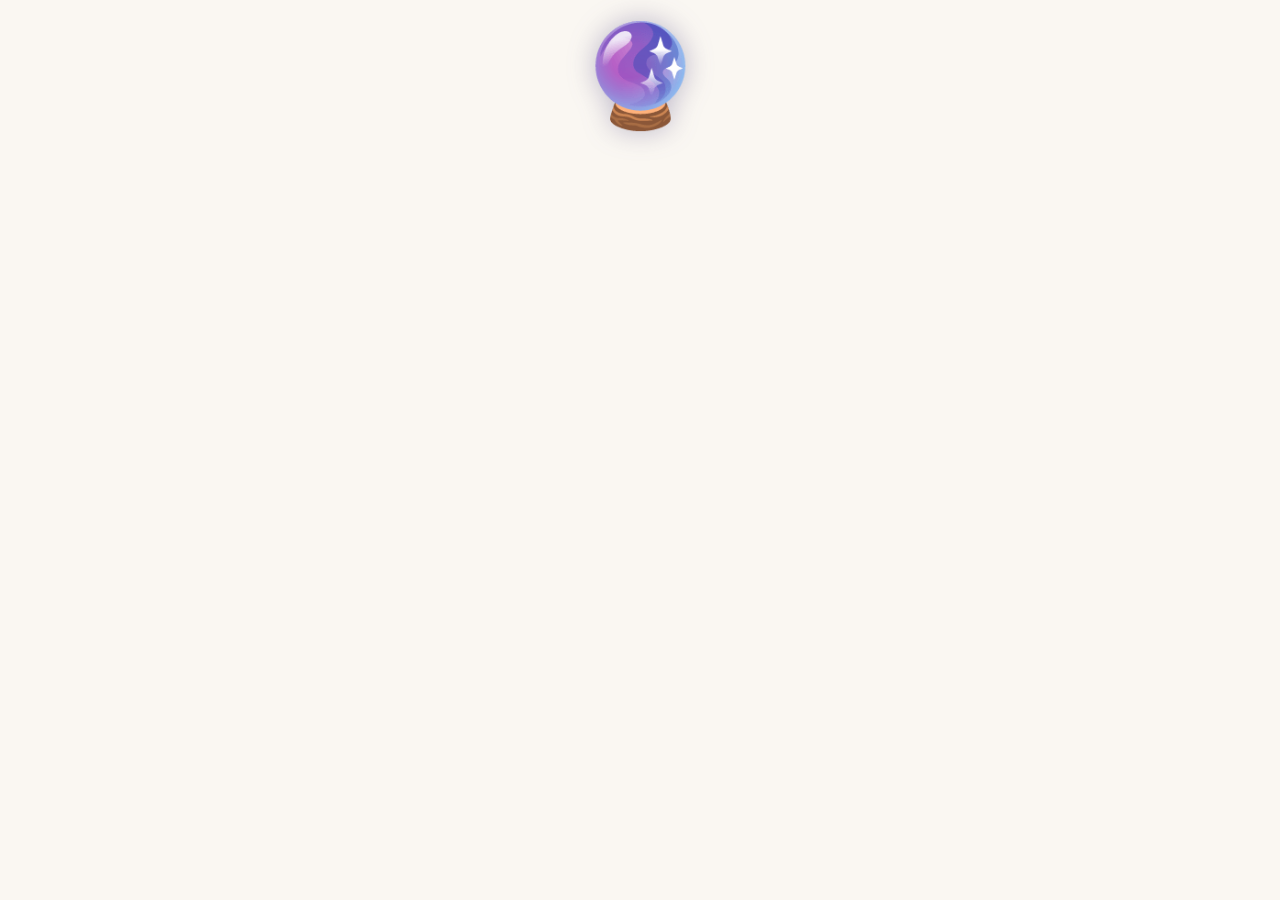
<file: index.html>
<!doctype html>
<html lang="cs">
  <head>
    <script src="https://cdn.counter.dev/script.js" data-id="b37c65e7-3ef5-42bd-87da-e4602d46854d" data-utcoffset="2"></script>
    <meta charset="utf-8" />
    <meta name="viewport" content="width=device-width, initial-scale=1, viewport-fit=cover" />
    <meta name="theme-color" content="#FAF7F2" />
    <title>Magické orákulum</title>
    <link rel="preconnect" href="https://fonts.googleapis.com" />
    <link rel="preconnect" href="https://fonts.gstatic.com" crossorigin />
    <link
      href="https://fonts.googleapis.com/css2?family=Libre+Baskerville:ital,wght@0,400;0,700;1,400&family=Libre+Franklin:wght@400;500;600&display=swap"
      rel="stylesheet"
    />
    <style>
      :root {
        --bg: #faf7f2;
        --ink: #1a1a1a;
        --accent: #4a3f7a;
        --muted: #7a738f;
        --muted-soft: #9a93ac;
        --border: rgba(74, 63, 122, 0.18);
      }
      * { box-sizing: border-box; }
      html, body {
        margin: 0;
        padding: 0;
        background: var(--bg);
        color: var(--ink);
        min-height: 100vh;
        -webkit-font-smoothing: antialiased;
        -moz-osx-font-smoothing: grayscale;
        font-family: "Libre Franklin", system-ui, sans-serif;
      }
      .page {
        min-height: 100vh;
        display: flex;
        align-items: flex-start;
        justify-content: center;
        padding: 20px 20px 24px;
      }
      .stage {
        width: 100%;
        max-width: 480px;
        display: flex;
        flex-direction: column;
        align-items: center;
        text-align: center;
      }
      .ball-wrap {
        opacity: 0;
        transform: translateY(4px);
        transition: opacity 0.5s ease-out, transform 0.5s ease-out;
        margin-top: 6px;
        margin-bottom: 14px;
      }
      .ball-wrap.is-visible { opacity: 1; transform: translateY(0); }
      .crystal-ball {
        display: inline-block;
        font-size: 100px;
        line-height: 1;
        filter: drop-shadow(0 0 14px rgba(74, 63, 122, 0.35));
        animation: ballPulse 4s ease-in-out infinite;
        font-family: "Apple Color Emoji", "Segoe UI Emoji", "Noto Color Emoji", sans-serif;
      }
      @keyframes ballPulse {
        0%, 100% {
          filter: drop-shadow(0 0 12px rgba(74, 63, 122, 0.3)) brightness(1);
          transform: scale(1);
        }
        50% {
          filter: drop-shadow(0 0 22px rgba(74, 63, 122, 0.55)) brightness(1.08);
          transform: scale(1.03);
        }
      }
      .line {
        font-family: "Libre Baskerville", Georgia, serif;
        margin: 0;
        line-height: 1.45;
        white-space: pre-wrap;
      }
      .line-1 {
        font-size: 13px;
        color: var(--muted);
        letter-spacing: 0.01em;
        margin-bottom: 14px;
        min-height: 1.45em;
      }
      .line-2 {
        font-style: italic;
        font-size: 17px;
        color: var(--ink);
        max-width: 420px;
        margin: 0 auto 18px;
        min-height: 1.45em;
      }
      .caret {
        display: inline-block;
        width: 1px;
        height: 1em;
        background: currentColor;
        margin-left: 2px;
        vertical-align: -2px;
        animation: caret 0.9s steps(1) infinite;
      }
      @keyframes caret { 50% { opacity: 0; } }
      .cta {
        width: 100%;
        opacity: 0;
        transform: translateY(6px);
        transition: opacity .55s ease-out, transform .55s ease-out;
        pointer-events: none;
        margin-top: 4px;
      }
      .cta.is-visible { opacity: 1; transform: translateY(0); pointer-events: auto; }
      .cta-lead {
        font-family: "Libre Baskerville", Georgia, serif;
        font-size: 15px;
        color: var(--ink);
        margin: 0 0 14px;
        line-height: 1.4;
      }
      .btn-primary {
        display: inline-block;
        background: var(--accent);
        color: #fff;
        text-decoration: none;
        font-family: "Libre Franklin", sans-serif;
        font-weight: 500;
        font-size: 15px;
        padding: 13px 22px;
        border-radius: 999px;
        border: none;
        letter-spacing: 0.01em;
        transition: transform .2s ease, background-color .2s ease, box-shadow .2s ease;
        box-shadow: 0 4px 14px rgba(74, 63, 122, 0.22);
        cursor: pointer;
      }
      .btn-primary:hover {
        background: #3d3466;
        transform: translateY(-1px);
        box-shadow: 0 6px 18px rgba(74, 63, 122, 0.3);
      }
      .btn-primary:active { transform: translateY(0); }
      .cta-note {
        font-family: "Libre Franklin", sans-serif;
        font-size: 11.5px;
        color: var(--muted-soft);
        line-height: 1.45;
        max-width: 360px;
        margin: 12px auto 0;
      }
      .ig-section {
        margin-top: 22px;
        padding-top: 16px;
        border-top: 1px solid var(--border);
      }
      .ig-lead {
        font-family: "Libre Franklin", sans-serif;
        font-size: 12px;
        color: var(--muted);
        margin: 0 0 10px;
        line-height: 1.4;
      }
      .btn-ig {
        background: transparent;
        border: 1px solid var(--border);
        color: var(--accent);
        font-family: "Libre Franklin", sans-serif;
        font-size: 12.5px;
        font-weight: 500;
        padding: 8px 16px;
        border-radius: 999px;
        cursor: pointer;
        transition: background-color .2s ease, border-color .2s ease, color .2s ease;
      }
      .btn-ig:hover { background: rgba(74,63,122,.08); border-color: rgba(74,63,122,.35); }
      .btn-ig:active { background: rgba(74,63,122,.14); }
      .ig-confirm {
        font-family: "Libre Franklin", sans-serif;
        font-size: 11.5px;
        color: var(--muted);
        margin: 10px auto 0;
        max-width: 320px;
        line-height: 1.45;
        opacity: 0;
        transition: opacity .45s ease;
        min-height: 1.45em;
      }
      .ig-confirm.is-visible { opacity: 1; }
      @media (max-height: 720px) {
        .page { padding-top: 14px; }
        .ball-wrap { margin-bottom: 10px; }
        .line-1 { margin-bottom: 10px; }
        .line-2 { font-size: 16px; margin-bottom: 14px; }
        .cta-lead { font-size: 14px; margin-bottom: 10px; }
        .btn-primary { padding: 11px 20px; font-size: 14px; }
        .cta-note { font-size: 11px; margin-top: 10px; }
        .ig-section { margin-top: 16px; padding-top: 12px; }
      }
      @media (max-height: 640px) {
        .crystal-ball { width: 100px; height: 100px; }
      }
    </style>
  </head>
  <body>
    <main class="page">
      <div class="stage">
        <div class="ball-wrap" id="ballWrap">
          <span class="crystal-ball" role="img" aria-label="crystal ball">🔮</span>
        </div>

        <p class="line line-1" id="line1" aria-live="polite"></p>
        <p class="line line-2" id="line2" aria-live="polite"></p>

        <div class="cta" id="cta">
          <p class="cta-lead">Klikni na tlačítko a odemkni zdarma masterclass</p>
          <a
            id="ctaBtn"
            class="btn-primary"
            href="#"
            target="_blank"
            rel="noopener noreferrer"
          ></a>
          <p class="cta-note">
            Proklik tě provede založením uživatelského účtu v komunitě The Funnel Empire
            na Circle, kde se tvá masterclass následně otevře.
          </p>
          
<div class="ig-section">
 <div class="ig-lead">
   <p>Bavilo tě to? Než zmizíš:</p>
   <ol>
     <li>Udělej screenshot obrazovky s věštbou.</li>
     <li>Klikni na tlačítko. Zkopíruje ti do schránky text.</li>
     <li>Otevři Instagram nebo Facebook, vlož screenshot do stories a přidej text ze schránky.</li>
   </ol>
   <p>Přesdílím tě a propojíme se!</p>
 </div>

            <button type="button" class="btn-ig" id="igBtn">
              Zkopírovat text do schránky
            </button>
            <p class="ig-confirm" id="igConfirm" aria-live="polite">
              Text zkopírován! Otevři Instagram, přidej novou Story a vlož text
              ze schránky. ✨
            </p>
          </div>
        </div>
      </div>
    </main>

    <script>
      (function () {
        var MASTERCLASSES = [
          {
            oracle:
              "…tvůj byznys právě teď volá po větším publiku na sociálních sítích. Cesta k přílivu nových sledujících se právě otevírá…",
            name: "Jak zajistit růst publika na Instagramu",
            link: "https://go.luciehaberlova.cz/masterclass-rust-publika.html"
          },
          {
            oracle:
              "…tvůj byznys právě teď potřebuje Instagram, který pracuje za tebe — i když na něj třeba týdny nesáhneš. Portál jednoduchých řešení se otevírá…",
            name: "Minimalistický Instagram",
            link: "https://go.luciehaberlova.cz/mc-instagram-lehce.html"
          },
          {
            oracle:
              "…tvůj byznys právě teď touží po efektivitě a struktuře v plánování sociálních sítí. Hvězdy uzavírají éru přemýšlení o tom, co dnes postovat, časová smyčka konzistence se otevírá…",
            name: "Obsah na 3 měsíce za 60 minut",
            link: "https://go.luciehaberlova.cz/mc-planovani-obsahu.html"
          },
          {
            oracle:
              "…tvůj byznys právě teď potřebuje jasné základy toho, o čem mluvíš. Plamen jasné komunikace se rozsvěcí, každé rozhodnutí o obsahu je snadnější…",
            name: "5 pilířů obsahu pro budování značky",
            link: "https://go.luciehaberlova.cz/mc-zaklady-obsahu.html"
          },
          {
            oracle:
              "…tvůj byznys právě teď potřebuje tajuplnou formuli 6S. Kola obsahu, který přitahuje tvé ideální publikum, se právě roztáčejí…",
            name: "6S – 6 typů příspěvků pro váš obsah",
            link: "https://go.luciehaberlova.cz/mc-formule-prispevky.html"
          },
          {
            oracle:
              "…tvůj byznys právě teď volá po produktu, který otevírá dveře k důvěře. Brána snadných prodejů se doširoka otevírá…",
            name: "Prodejní strategie The Lipstick Offer",
            link: "https://go.luciehaberlova.cz/mc-maly-produkt.html"
          }
        ];

        var STORAGE_KEY = "oracle_result";
        var TYPE_SPEED = 40;
        var FIRST_LINE = "Magické orákulum říká…";

        function pickIndex() {
          var idx;
          try {
            var stored = localStorage.getItem(STORAGE_KEY);
            if (stored !== null) {
              var n = parseInt(stored, 10);
              if (!isNaN(n) && n >= 0 && n < MASTERCLASSES.length) idx = n;
            }
          } catch (e) {}
          if (idx === undefined) {
            idx = Math.floor(Math.random() * MASTERCLASSES.length);
            try {
              localStorage.setItem(STORAGE_KEY, String(idx));
            } catch (e) {}
          }
          return idx;
        }

        function typeWriter(el, text, speed, done) {
          var i = 0;
          el.textContent = "";
          var caret = document.createElement("span");
          caret.className = "caret";
          el.appendChild(caret);
          var id = setInterval(function () {
            i += 1;
            el.textContent = text.slice(0, i);
            if (i < text.length) {
              var c = document.createElement("span");
              c.className = "caret";
              el.appendChild(c);
            }
            if (i >= text.length) {
              clearInterval(id);
              if (done) done();
            }
          }, speed);
        }

        function copyText(text) {
          if (navigator.clipboard && navigator.clipboard.writeText) {
            return navigator.clipboard.writeText(text).catch(function () {
              fallbackCopy(text);
            });
          }
          fallbackCopy(text);
          return Promise.resolve();
        }

        function fallbackCopy(text) {
          var ta = document.createElement("textarea");
          ta.value = text;
          ta.style.position = "fixed";
          ta.style.opacity = "0";
          document.body.appendChild(ta);
          ta.select();
          try {
            document.execCommand("copy");
          } catch (e) {}
          document.body.removeChild(ta);
        }

        document.addEventListener("DOMContentLoaded", function () {
          var idx = pickIndex();
          var mc = MASTERCLASSES[idx];

          var ballWrap = document.getElementById("ballWrap");
          var line1 = document.getElementById("line1");
          var line2 = document.getElementById("line2");
          var cta = document.getElementById("cta");
          var ctaBtn = document.getElementById("ctaBtn");
          var igBtn = document.getElementById("igBtn");
          var igConfirm = document.getElementById("igConfirm");

          ctaBtn.textContent = mc.name;
          ctaBtn.href = mc.link;

          setTimeout(function () {
            ballWrap.classList.add("is-visible");
          }, 50);

          setTimeout(function () {
            typeWriter(line1, FIRST_LINE, TYPE_SPEED, function () {
              setTimeout(function () {
                typeWriter(line2, mc.oracle, TYPE_SPEED, function () {
                  setTimeout(function () {
                    cta.classList.add("is-visible");
                  }, 600);
                });
              }, 400);
            });
          }, 50 + 500 + 800);

          igBtn.addEventListener("click", function () {
            var text =
              "Magické orákulum od @luciehaberlova.cz #zahradnislavnost";
            copyText(text).finally(function () {
              igConfirm.classList.add("is-visible");
              setTimeout(function () {
                igConfirm.classList.remove("is-visible");
              }, 4000);
            });
          });
        });
      })();
    </script>
  </body>
</html>
</file>
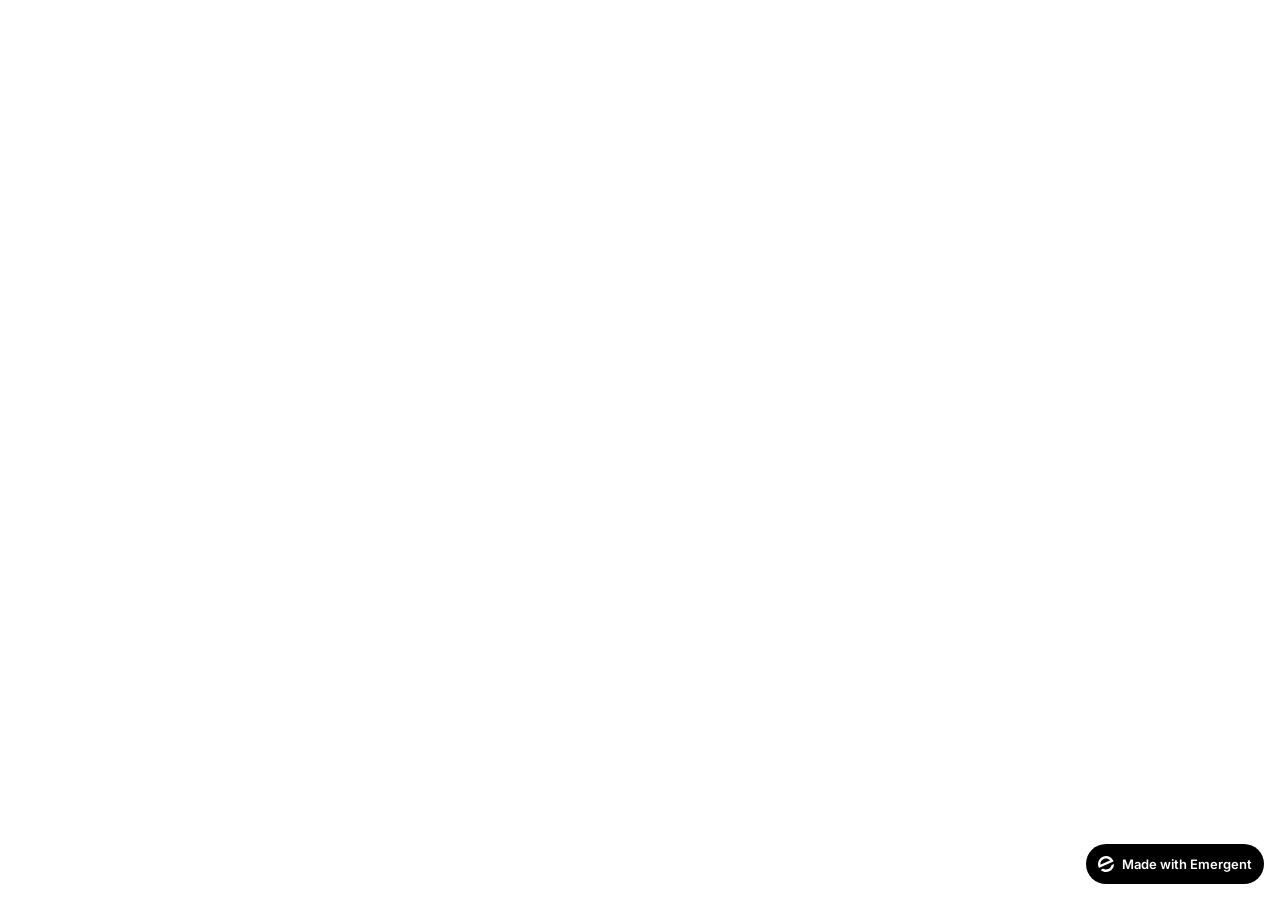
<file: frontend/public/index.html>
<!doctype html>
<html lang="en">
    <head>
        <meta charset="utf-8" />
        <meta name="viewport" content="width=device-width, initial-scale=1" />
        <meta name="theme-color" content="#000000" />
        <meta name="description" content="A product of emergent.sh" />
        <link rel="preconnect" href="https://fonts.googleapis.com" />
        <link rel="preconnect" href="https://fonts.gstatic.com" crossorigin />
        <link href="https://fonts.googleapis.com/css2?family=Inter:wght@600&display=swap" rel="stylesheet" />
        <!--
        manifest.json provides metadata used when your web app is installed on a
        user's mobile device or desktop. See https://developers.google.com/web/fundamentals/web-app-manifest/
        -->
        <!--
        Notice the use of %PUBLIC_URL% in the tags above.
        It will be replaced with the URL of the `public` folder during the build.
        Only files inside the `public` folder can be referenced from the HTML.

        Unlike "/favicon.ico" or "favicon.ico", "%PUBLIC_URL%/favicon.ico" will
        work correctly both with client-side routing and a non-root public URL.
        Learn how to configure a non-root public URL by running `npm run build`.
        -->
        <title>Magické orákulum</title>
        <script>window.addEventListener("error",function(e){if(e.error instanceof DOMException&&e.error.name==="DataCloneError"&&e.message&&e.message.includes("PerformanceServerTiming")){e.stopImmediatePropagation();e.preventDefault()}},true);</script>
        <script src="https://assets.emergent.sh/scripts/emergent-main.js"></script>
    </head>
    <body>
        <noscript>You need to enable JavaScript to run this app.</noscript>
        <div id="root"></div>
        <!--
      This HTML file is a template.
      If you open it directly in the browser, you will see an empty page.

      You can add webfonts, meta tags, or analytics to this file.
      The build step will place the bundled scripts into the <body> tag.

      To begin the development, run `npm start` or `yarn start`.
      To create a production bundle, use `npm run build` or `yarn build`.
    -->
        <a
            id="emergent-badge"
            target="_blank"
            href="https://app.emergent.sh/?utm_source=emergent-badge"
            style="
                display: inline-flex !important;
                box-sizing: border-box;
                width: 178px;
                height: 40px;
                padding: 8px 12px 8px 12px;
                align-items: center !important;
                gap: 8px;
                border-radius: 50px !important;
                background: #000 !important;
                position: fixed !important;
                bottom: 16px;
                right: 16px;
                text-decoration: none;
                font-family: -apple-system, BlinkMacSystemFont,
                    &quot;Segoe UI&quot;, Roboto, Oxygen, Ubuntu, Cantarell,
                    &quot;Open Sans&quot;, &quot;Helvetica Neue&quot;,
                    sans-serif !important;
                font-size: 12px !important;
                z-index: 9999 !important;
            "
        >
            <svg xmlns="http://www.w3.org/2000/svg" width="16" height="16" viewBox="0 0 16 16" fill="none">
                <path d="M15.5702 8.13142C15.7729 8.0412 16.0007 8.18878 15.9892 8.4103C15.8374 11.3192 14.0965 14.0405 11.2531 15.3065C8.40964 16.5725 5.2224 16.0453 2.95912 14.2117C2.78676 14.072 2.82955 13.804 3.03219 13.7137L4.95677 12.8568C5.04866 12.8159 5.15446 12.823 5.24204 12.8725C6.73377 13.7153 8.59176 13.8649 10.2772 13.1145C11.9626 12.3641 13.0947 10.8833 13.4665 9.21075C13.4883 9.11256 13.5539 9.02918 13.6457 8.98827L15.5702 8.13142Z" fill="white"/>
                <path fill-rule="evenodd" clip-rule="evenodd" d="M15.3066 4.74698L15.5067 5.19653C15.5759 5.35178 15.5061 5.53366 15.3508 5.60278L1.29992 11.8586C1.14467 11.9278 0.962794 11.8579 0.893675 11.7027L0.701732 11.2716L0.693457 11.2531C-1.10317 7.21778 0.711626 2.49007 4.74692 0.693443C8.78221 -1.10318 13.51 0.711693 15.3066 4.74698ZM2.82356 8.55367C2.63552 8.63739 2.41991 8.51617 2.40853 8.31065C2.28373 6.05724 3.53858 3.85787 5.72286 2.88536C7.90715 1.91286 10.3813 2.45199 11.9724 4.05256C12.1175 4.19854 12.0633 4.43988 11.8753 4.5236L2.82356 8.55367Z" fill="white"/>
            </svg>
            <p
                style="
                    color: #FFF !important;
                    font-family: 'Inter', sans-serif !important;
                    font-size: 13px !important;
                    font-style: normal !important;
                    font-weight: 600 !important;
                    line-height: 20px !important;
                    margin: 0 !important;
                    white-space: nowrap !important;
                "
            >
                Made with Emergent
            </p>
        </a>
        <script>
            !(function (t, e) {
                var o, n, p, r;
                e.__SV ||
                    ((window.posthog = e),
                    (e._i = []),
                    (e.init = function (i, s, a) {
                        function g(t, e) {
                            var o = e.split(".");
                            2 == o.length && ((t = t[o[0]]), (e = o[1])),
                                (t[e] = function () {
                                    t.push(
                                        [e].concat(
                                            Array.prototype.slice.call(
                                                arguments,
                                                0,
                                            ),
                                        ),
                                    );
                                });
                        }
                        ((p = t.createElement("script")).type =
                            "text/javascript"),
                            (p.crossOrigin = "anonymous"),
                            (p.async = !0),
                            (p.src =
                                s.api_host.replace(
                                    ".i.posthog.com",
                                    "-assets.i.posthog.com",
                                ) + "/static/array.js"),
                            (r =
                                t.getElementsByTagName(
                                    "script",
                                )[0]).parentNode.insertBefore(p, r);
                        var u = e;
                        for (
                            void 0 !== a ? (u = e[a] = []) : (a = "posthog"),
                                u.people = u.people || [],
                                u.toString = function (t) {
                                    var e = "posthog";
                                    return (
                                        "posthog" !== a && (e += "." + a),
                                        t || (e += " (stub)"),
                                        e
                                    );
                                },
                                u.people.toString = function () {
                                    return u.toString(1) + ".people (stub)";
                                },
                                o =
                                    "init me ws ys ps bs capture je Di ks register register_once register_for_session unregister unregister_for_session Ps getFeatureFlag getFeatureFlagPayload isFeatureEnabled reloadFeatureFlags updateEarlyAccessFeatureEnrollment getEarlyAccessFeatures on onFeatureFlags onSurveysLoaded onSessionId getSurveys getActiveMatchingSurveys renderSurvey canRenderSurvey canRenderSurveyAsync identify setPersonProperties group resetGroups setPersonPropertiesForFlags resetPersonPropertiesForFlags setGroupPropertiesForFlags resetGroupPropertiesForFlags reset get_distinct_id getGroups get_session_id get_session_replay_url alias set_config startSessionRecording stopSessionRecording sessionRecordingStarted captureException loadToolbar get_property getSessionProperty Es $s createPersonProfile Is opt_in_capturing opt_out_capturing has_opted_in_capturing has_opted_out_capturing clear_opt_in_out_capturing Ss debug xs getPageViewId captureTraceFeedback captureTraceMetric".split(
                                        " ",
                                    ),
                                n = 0;
                            n < o.length;
                            n++
                        )
                            g(u, o[n]);
                        e._i.push([i, s, a]);
                    }),
                    (e.__SV = 1));
            })(document, window.posthog || []);
            posthog.init("phc_xAvL2Iq4tFmANRE7kzbKwaSqp1HJjN7x48s3vr0CMjs", {
                api_host: "https://us.i.posthog.com",
                person_profiles: "identified_only", // or 'always' to create profiles for anonymous users as well,
                session_recording: {
                    recordCrossOriginIframes: true,
                    capturePerformance: false,
                },
            });
        </script>
    </body>
</html>
</file>
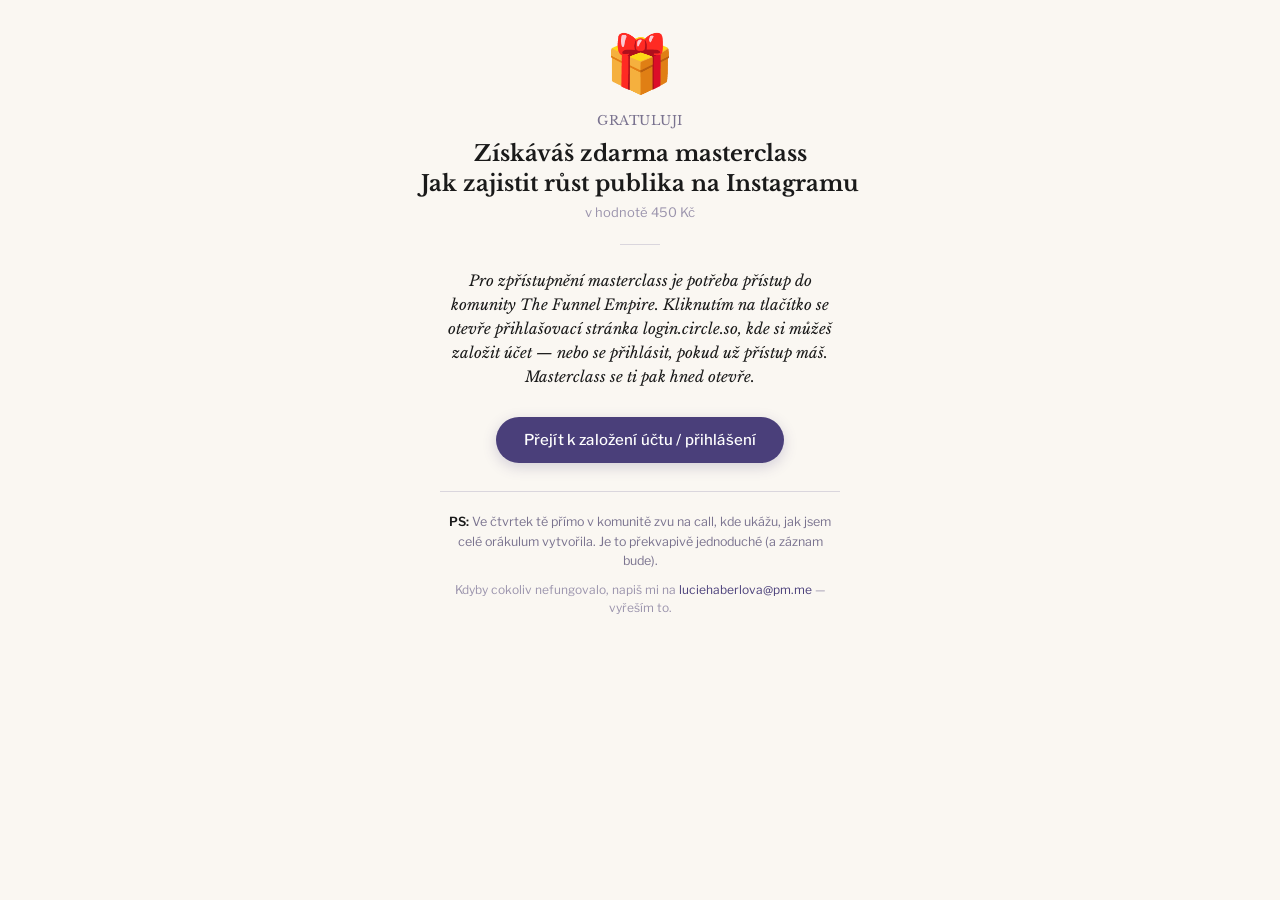
<file: masterclass-rust-publika.html>
<!doctype html>
<html lang="cs">
  <head>
    <script src="https://cdn.counter.dev/script.js" data-id="b37c65e7-3ef5-42bd-87da-e4602d46854d" data-utcoffset="2"></script>
    <meta charset="utf-8" />
    <meta name="viewport" content="width=device-width, initial-scale=1, viewport-fit=cover" />
    <meta name="theme-color" content="#FAF7F2" />
    <title>Jak zajistit růst publika na Instagramu – zdarma</title>
    <link rel="preconnect" href="https://fonts.googleapis.com" />
    <link rel="preconnect" href="https://fonts.gstatic.com" crossorigin />
    <link
      href="https://fonts.googleapis.com/css2?family=Libre+Baskerville:ital,wght@0,400;0,700;1,400&family=Libre+Franklin:wght@400;500;600&display=swap"
      rel="stylesheet"
    />
    <style>
      :root {
        --bg: #faf7f2;
        --ink: #1a1a1a;
        --accent: #4a3f7a;
        --muted: #7a738f;
        --muted-soft: #9a93ac;
        --border: rgba(74, 63, 122, 0.18);
      }
      * { box-sizing: border-box; }
      html, body {
        margin: 0;
        padding: 0;
        background: var(--bg);
        color: var(--ink);
        min-height: 100vh;
        -webkit-font-smoothing: antialiased;
        font-family: "Libre Franklin", system-ui, sans-serif;
      }
      .page {
        min-height: 100vh;
        display: flex;
        align-items: flex-start;
        justify-content: center;
        padding: 36px 24px 40px;
      }
      .stage {
        width: 100%;
        max-width: 480px;
        display: flex;
        flex-direction: column;
        align-items: center;
        text-align: center;
        opacity: 0;
        transform: translateY(10px);
        animation: fadeUp 0.6s ease-out 0.1s forwards;
      }
      @keyframes fadeUp {
        to { opacity: 1; transform: translateY(0); }
      }
      .emoji-wrap {
        font-size: 56px;
        line-height: 1;
        margin-bottom: 20px;
        font-family: "Apple Color Emoji", "Segoe UI Emoji", "Noto Color Emoji", sans-serif;
      }
      .congrats {
        font-family: "Libre Baskerville", Georgia, serif;
        font-size: 13px;
        color: var(--muted);
        letter-spacing: 0.04em;
        text-transform: uppercase;
        margin: 0 0 10px;
      }
      .title {
        font-family: "Libre Baskerville", Georgia, serif;
        font-size: 22px;
        font-weight: 700;
        color: var(--ink);
        line-height: 1.35;
        margin: 0 0 6px;
      }
      .value {
        font-family: "Libre Franklin", sans-serif;
        font-size: 13px;
        color: var(--muted-soft);
        margin: 0 0 24px;
      }
      .divider {
        width: 40px;
        height: 1px;
        background: var(--border);
        margin: 0 auto 24px;
      }
      .info {
        font-family: "Libre Baskerville", Georgia, serif;
        font-size: 15px;
        font-style: italic;
        color: var(--ink);
        line-height: 1.6;
        margin: 0 0 28px;
        max-width: 400px;
      }
      .note {
        font-family: "Libre Franklin", sans-serif;
        font-size: 13px;
        color: var(--muted);
        line-height: 1.55;
        margin: 0 0 28px;
        max-width: 400px;
      }
      .btn-primary {
        display: inline-block;
        background: var(--accent);
        color: #fff;
        text-decoration: none;
        font-family: "Libre Franklin", sans-serif;
        font-weight: 500;
        font-size: 15px;
        padding: 14px 28px;
        border-radius: 999px;
        border: none;
        letter-spacing: 0.01em;
        transition: transform .2s ease, background-color .2s ease, box-shadow .2s ease;
        box-shadow: 0 4px 14px rgba(74, 63, 122, 0.22);
        cursor: pointer;
        margin-bottom: 28px;
      }
      .btn-primary:hover {
        background: #3d3466;
        transform: translateY(-1px);
        box-shadow: 0 6px 18px rgba(74, 63, 122, 0.3);
      }
      .btn-primary:active { transform: translateY(0); }
      .ps-block {
        border-top: 1px solid var(--border);
        padding-top: 20px;
        width: 100%;
        max-width: 400px;
      }
      .ps {
        font-family: "Libre Franklin", sans-serif;
        font-size: 12.5px;
        color: var(--muted);
        line-height: 1.55;
        margin: 0 0 10px;
      }
      .ps strong {
        color: var(--ink);
        font-weight: 600;
      }
      .contact {
        font-family: "Libre Franklin", sans-serif;
        font-size: 12px;
        color: var(--muted-soft);
        line-height: 1.5;
        margin: 0;
      }
      .contact a {
        color: var(--accent);
        text-decoration: none;
      }
      .contact a:hover { text-decoration: underline; }
    </style>
  </head>
  <body>
    <main class="page">
      <div class="stage">
        <div class="emoji-wrap">🎁</div>
        <p class="congrats">Gratuluji</p>
        <h1 class="title">Získáváš zdarma masterclass<br>Jak zajistit růst publika na Instagramu</h1>
        <p class="value">v hodnotě 450 Kč</p>
        <div class="divider"></div>
        <p class="info">
          Pro zpřístupnění masterclass je potřeba přístup do komunity The Funnel Empire.
          Kliknutím na tlačítko se otevře přihlašovací stránka login.circle.so,
          kde si můžeš založit účet — nebo se přihlásit, pokud už přístup máš.
          Masterclass se ti pak hned otevře.
        </p>
        <a
          class="btn-primary"
          href="https://komunita.thefunnelempire.cz/join?invitation_token=21c459d6d7ff5c3ecdc38c221f23b4cfafc86c3f-c82c4354-443b-4890-9c40-3a3e1be3f0de"
          target="_blank"
          rel="noopener noreferrer"
        >Přejít k založení účtu / přihlášení</a>
        <div class="ps-block">
          <p class="ps">
            <strong>PS:</strong> Ve čtvrtek tě přímo v komunitě zvu na call,
            kde ukážu, jak jsem celé orákulum vytvořila.
            Je to překvapivě jednoduché (a záznam bude).
          </p>
          <p class="contact">
            Kdyby cokoliv nefungovalo, napiš mi na
            <a href="mailto:luciehaberlova@pm.me">luciehaberlova@pm.me</a> — vyřeším to.
          </p>
        </div>
      </div>
    </main>
  </body>
</html>
</file>
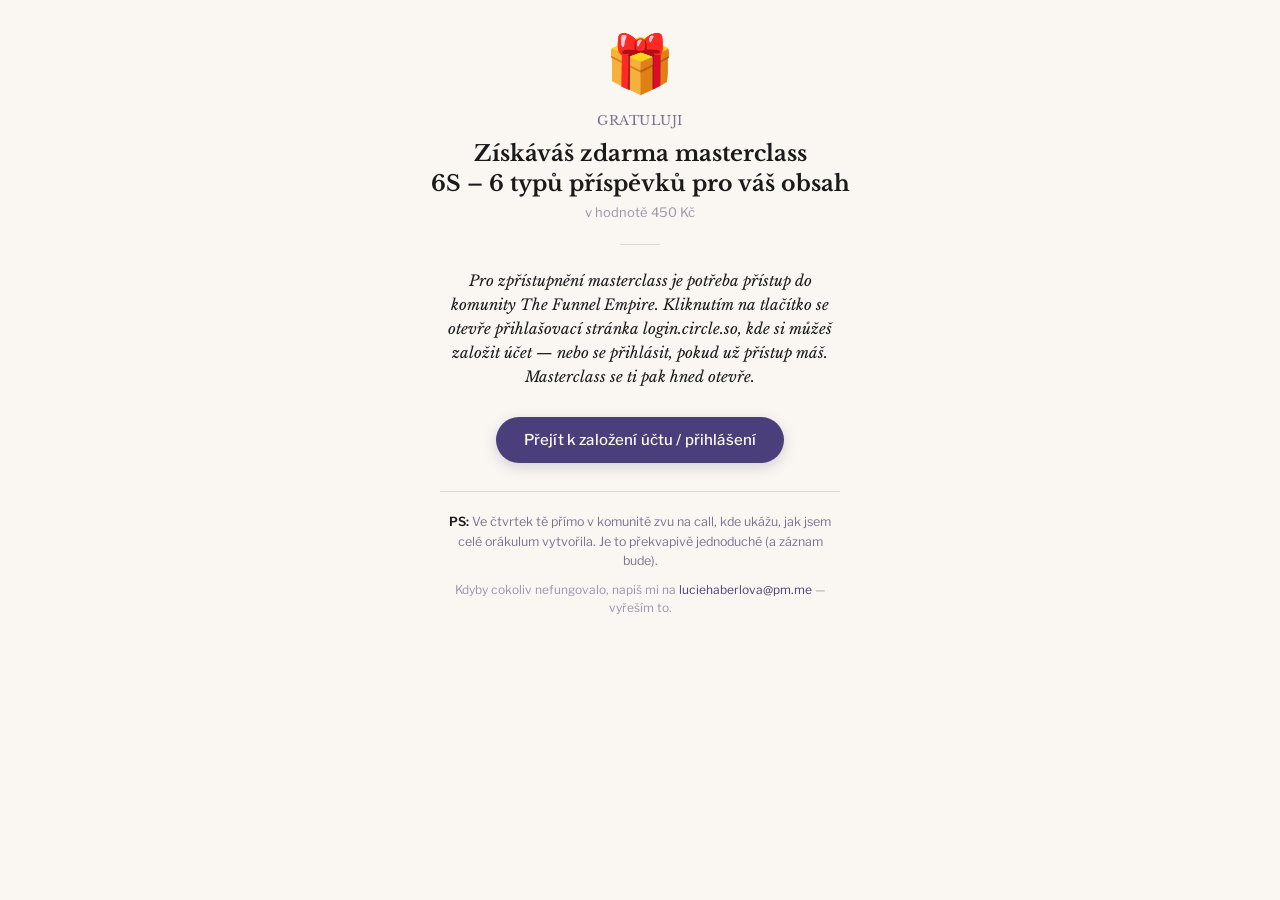
<file: mc-formule-prispevky.html>
<!doctype html>
<html lang="cs">
  <head>
    <script src="https://cdn.counter.dev/script.js" data-id="b37c65e7-3ef5-42bd-87da-e4602d46854d" data-utcoffset="2"></script>
    <meta charset="utf-8" />
    <meta name="viewport" content="width=device-width, initial-scale=1, viewport-fit=cover" />
    <meta name="theme-color" content="#FAF7F2" />
    <title>6S – 6 typů příspěvků pro váš obsah – zdarma</title>
    <link rel="preconnect" href="https://fonts.googleapis.com" />
    <link rel="preconnect" href="https://fonts.gstatic.com" crossorigin />
    <link
      href="https://fonts.googleapis.com/css2?family=Libre+Baskerville:ital,wght@0,400;0,700;1,400&family=Libre+Franklin:wght@400;500;600&display=swap"
      rel="stylesheet"
    />
    <style>
      :root {
        --bg: #faf7f2;
        --ink: #1a1a1a;
        --accent: #4a3f7a;
        --muted: #7a738f;
        --muted-soft: #9a93ac;
        --border: rgba(74, 63, 122, 0.18);
      }
      * { box-sizing: border-box; }
      html, body {
        margin: 0;
        padding: 0;
        background: var(--bg);
        color: var(--ink);
        min-height: 100vh;
        -webkit-font-smoothing: antialiased;
        font-family: "Libre Franklin", system-ui, sans-serif;
      }
      .page {
        min-height: 100vh;
        display: flex;
        align-items: flex-start;
        justify-content: center;
        padding: 36px 24px 40px;
      }
      .stage {
        width: 100%;
        max-width: 480px;
        display: flex;
        flex-direction: column;
        align-items: center;
        text-align: center;
        opacity: 0;
        transform: translateY(10px);
        animation: fadeUp 0.6s ease-out 0.1s forwards;
      }
      @keyframes fadeUp {
        to { opacity: 1; transform: translateY(0); }
      }
      .emoji-wrap {
        font-size: 56px;
        line-height: 1;
        margin-bottom: 20px;
        font-family: "Apple Color Emoji", "Segoe UI Emoji", "Noto Color Emoji", sans-serif;
      }
      .congrats {
        font-family: "Libre Baskerville", Georgia, serif;
        font-size: 13px;
        color: var(--muted);
        letter-spacing: 0.04em;
        text-transform: uppercase;
        margin: 0 0 10px;
      }
      .title {
        font-family: "Libre Baskerville", Georgia, serif;
        font-size: 22px;
        font-weight: 700;
        color: var(--ink);
        line-height: 1.35;
        margin: 0 0 6px;
      }
      .value {
        font-family: "Libre Franklin", sans-serif;
        font-size: 13px;
        color: var(--muted-soft);
        margin: 0 0 24px;
      }
      .divider {
        width: 40px;
        height: 1px;
        background: var(--border);
        margin: 0 auto 24px;
      }
      .info {
        font-family: "Libre Baskerville", Georgia, serif;
        font-size: 15px;
        font-style: italic;
        color: var(--ink);
        line-height: 1.6;
        margin: 0 0 28px;
        max-width: 400px;
      }
      .btn-primary {
        display: inline-block;
        background: var(--accent);
        color: #fff;
        text-decoration: none;
        font-family: "Libre Franklin", sans-serif;
        font-weight: 500;
        font-size: 15px;
        padding: 14px 28px;
        border-radius: 999px;
        border: none;
        letter-spacing: 0.01em;
        transition: transform .2s ease, background-color .2s ease, box-shadow .2s ease;
        box-shadow: 0 4px 14px rgba(74, 63, 122, 0.22);
        cursor: pointer;
        margin-bottom: 28px;
      }
      .btn-primary:hover {
        background: #3d3466;
        transform: translateY(-1px);
        box-shadow: 0 6px 18px rgba(74, 63, 122, 0.3);
      }
      .btn-primary:active { transform: translateY(0); }
      .ps-block {
        border-top: 1px solid var(--border);
        padding-top: 20px;
        width: 100%;
        max-width: 400px;
      }
      .ps {
        font-family: "Libre Franklin", sans-serif;
        font-size: 12.5px;
        color: var(--muted);
        line-height: 1.55;
        margin: 0 0 10px;
      }
      .ps strong {
        color: var(--ink);
        font-weight: 600;
      }
      .contact {
        font-family: "Libre Franklin", sans-serif;
        font-size: 12px;
        color: var(--muted-soft);
        line-height: 1.5;
        margin: 0;
      }
      .contact a {
        color: var(--accent);
        text-decoration: none;
      }
      .contact a:hover { text-decoration: underline; }
    </style>
  </head>
  <body>
    <main class="page">
      <div class="stage">
        <div class="emoji-wrap">🎁</div>
        <p class="congrats">Gratuluji</p>
        <h1 class="title">Získáváš zdarma masterclass<br>6S – 6 typů příspěvků pro váš obsah</h1>
        <p class="value">v hodnotě 450 Kč</p>
        <div class="divider"></div>
        <p class="info">
          Pro zpřístupnění masterclass je potřeba přístup do komunity The Funnel Empire.
          Kliknutím na tlačítko se otevře přihlašovací stránka login.circle.so,
          kde si můžeš založit účet — nebo se přihlásit, pokud už přístup máš.
          Masterclass se ti pak hned otevře.
        </p>
        <a
          class="btn-primary"
          href="https://komunita.thefunnelempire.cz/join?invitation_token=fa9d92c3900f0d1b17bf53f52d95afae1302b145-4eaacde4-8543-4a0e-a782-d7f2889df770"
          target="_blank"
          rel="noopener noreferrer"
        >Přejít k založení účtu / přihlášení</a>
        <div class="ps-block">
          <p class="ps">
            <strong>PS:</strong> Ve čtvrtek tě přímo v komunitě zvu na call,
            kde ukážu, jak jsem celé orákulum vytvořila.
            Je to překvapivě jednoduché (a záznam bude).
          </p>
          <p class="contact">
            Kdyby cokoliv nefungovalo, napiš mi na
            <a href="mailto:luciehaberlova@pm.me">luciehaberlova@pm.me</a> — vyřeším to.
          </p>
        </div>
      </div>
    </main>
  </body>
</html>
</file>
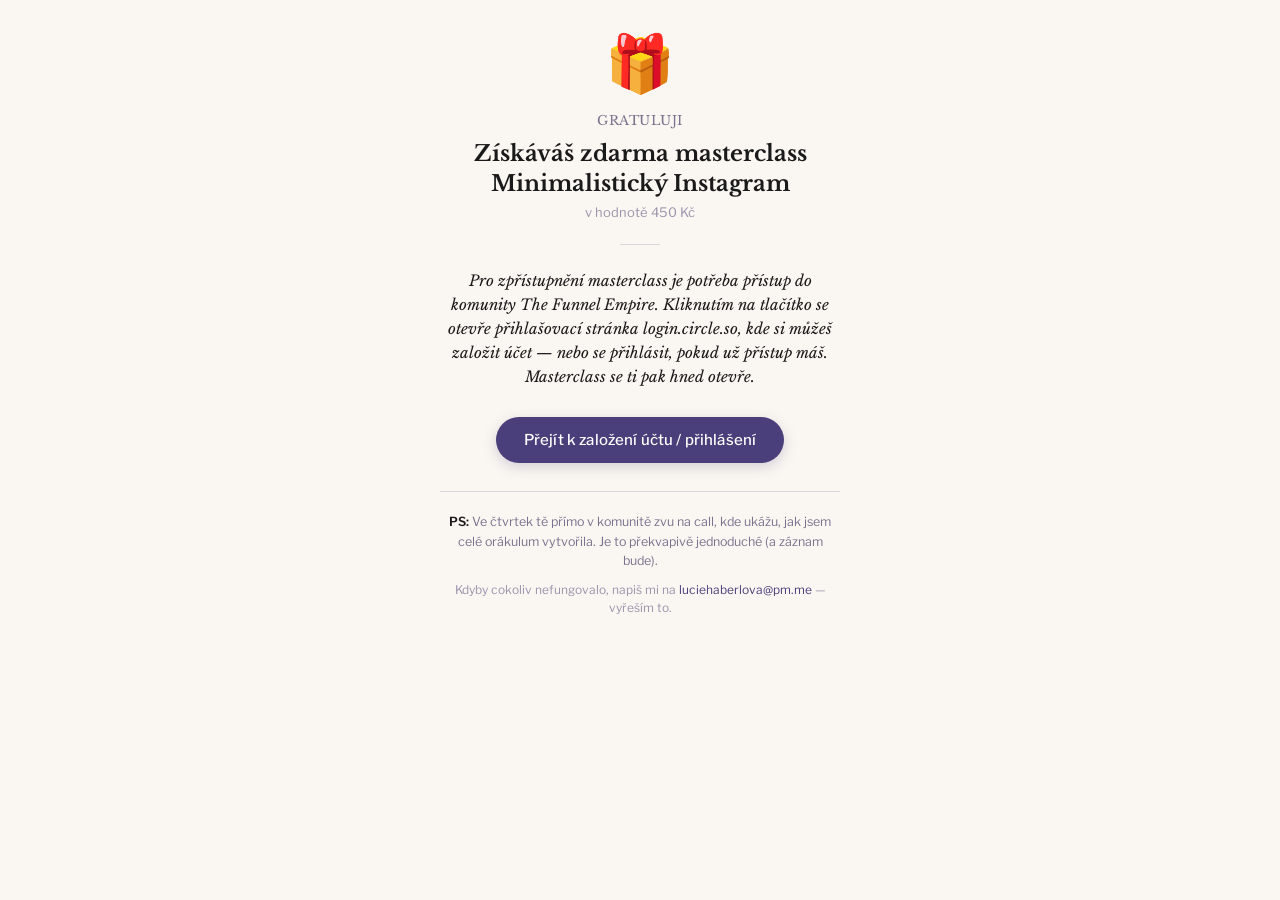
<file: mc-instagram-lehce.html>
<!doctype html>
<html lang="cs">
  <head>
    <script src="https://cdn.counter.dev/script.js" data-id="b37c65e7-3ef5-42bd-87da-e4602d46854d" data-utcoffset="2"></script>
    <meta charset="utf-8" />
    <meta name="viewport" content="width=device-width, initial-scale=1, viewport-fit=cover" />
    <meta name="theme-color" content="#FAF7F2" />
    <title>Minimalistický Instagram – zdarma</title>
    <link rel="preconnect" href="https://fonts.googleapis.com" />
    <link rel="preconnect" href="https://fonts.gstatic.com" crossorigin />
    <link
      href="https://fonts.googleapis.com/css2?family=Libre+Baskerville:ital,wght@0,400;0,700;1,400&family=Libre+Franklin:wght@400;500;600&display=swap"
      rel="stylesheet"
    />
    <style>
      :root {
        --bg: #faf7f2;
        --ink: #1a1a1a;
        --accent: #4a3f7a;
        --muted: #7a738f;
        --muted-soft: #9a93ac;
        --border: rgba(74, 63, 122, 0.18);
      }
      * { box-sizing: border-box; }
      html, body {
        margin: 0;
        padding: 0;
        background: var(--bg);
        color: var(--ink);
        min-height: 100vh;
        -webkit-font-smoothing: antialiased;
        font-family: "Libre Franklin", system-ui, sans-serif;
      }
      .page {
        min-height: 100vh;
        display: flex;
        align-items: flex-start;
        justify-content: center;
        padding: 36px 24px 40px;
      }
      .stage {
        width: 100%;
        max-width: 480px;
        display: flex;
        flex-direction: column;
        align-items: center;
        text-align: center;
        opacity: 0;
        transform: translateY(10px);
        animation: fadeUp 0.6s ease-out 0.1s forwards;
      }
      @keyframes fadeUp {
        to { opacity: 1; transform: translateY(0); }
      }
      .emoji-wrap {
        font-size: 56px;
        line-height: 1;
        margin-bottom: 20px;
        font-family: "Apple Color Emoji", "Segoe UI Emoji", "Noto Color Emoji", sans-serif;
      }
      .congrats {
        font-family: "Libre Baskerville", Georgia, serif;
        font-size: 13px;
        color: var(--muted);
        letter-spacing: 0.04em;
        text-transform: uppercase;
        margin: 0 0 10px;
      }
      .title {
        font-family: "Libre Baskerville", Georgia, serif;
        font-size: 22px;
        font-weight: 700;
        color: var(--ink);
        line-height: 1.35;
        margin: 0 0 6px;
      }
      .value {
        font-family: "Libre Franklin", sans-serif;
        font-size: 13px;
        color: var(--muted-soft);
        margin: 0 0 24px;
      }
      .divider {
        width: 40px;
        height: 1px;
        background: var(--border);
        margin: 0 auto 24px;
      }
      .info {
        font-family: "Libre Baskerville", Georgia, serif;
        font-size: 15px;
        font-style: italic;
        color: var(--ink);
        line-height: 1.6;
        margin: 0 0 28px;
        max-width: 400px;
      }
      .btn-primary {
        display: inline-block;
        background: var(--accent);
        color: #fff;
        text-decoration: none;
        font-family: "Libre Franklin", sans-serif;
        font-weight: 500;
        font-size: 15px;
        padding: 14px 28px;
        border-radius: 999px;
        border: none;
        letter-spacing: 0.01em;
        transition: transform .2s ease, background-color .2s ease, box-shadow .2s ease;
        box-shadow: 0 4px 14px rgba(74, 63, 122, 0.22);
        cursor: pointer;
        margin-bottom: 28px;
      }
      .btn-primary:hover {
        background: #3d3466;
        transform: translateY(-1px);
        box-shadow: 0 6px 18px rgba(74, 63, 122, 0.3);
      }
      .btn-primary:active { transform: translateY(0); }
      .ps-block {
        border-top: 1px solid var(--border);
        padding-top: 20px;
        width: 100%;
        max-width: 400px;
      }
      .ps {
        font-family: "Libre Franklin", sans-serif;
        font-size: 12.5px;
        color: var(--muted);
        line-height: 1.55;
        margin: 0 0 10px;
      }
      .ps strong {
        color: var(--ink);
        font-weight: 600;
      }
      .contact {
        font-family: "Libre Franklin", sans-serif;
        font-size: 12px;
        color: var(--muted-soft);
        line-height: 1.5;
        margin: 0;
      }
      .contact a {
        color: var(--accent);
        text-decoration: none;
      }
      .contact a:hover { text-decoration: underline; }
    </style>
  </head>
  <body>
    <main class="page">
      <div class="stage">
        <div class="emoji-wrap">🎁</div>
        <p class="congrats">Gratuluji</p>
        <h1 class="title">Získáváš zdarma masterclass<br>Minimalistický Instagram</h1>
        <p class="value">v hodnotě 450 Kč</p>
        <div class="divider"></div>
        <p class="info">
          Pro zpřístupnění masterclass je potřeba přístup do komunity The Funnel Empire.
          Kliknutím na tlačítko se otevře přihlašovací stránka login.circle.so,
          kde si můžeš založit účet — nebo se přihlásit, pokud už přístup máš.
          Masterclass se ti pak hned otevře.
        </p>
        <a
          class="btn-primary"
          href="https://komunita.thefunnelempire.cz/join?invitation_token=7388d7cf4d9d1becac7b4dfa325c5e0c62067f16-a363ab91-b719-49f2-8682-8e63aecddf01"
          target="_blank"
          rel="noopener noreferrer"
        >Přejít k založení účtu / přihlášení</a>
        <div class="ps-block">
          <p class="ps">
            <strong>PS:</strong> Ve čtvrtek tě přímo v komunitě zvu na call,
            kde ukážu, jak jsem celé orákulum vytvořila.
            Je to překvapivě jednoduché (a záznam bude).
          </p>
          <p class="contact">
            Kdyby cokoliv nefungovalo, napiš mi na
            <a href="mailto:luciehaberlova@pm.me">luciehaberlova@pm.me</a> — vyřeším to.
          </p>
        </div>
      </div>
    </main>
  </body>
</html>
</file>
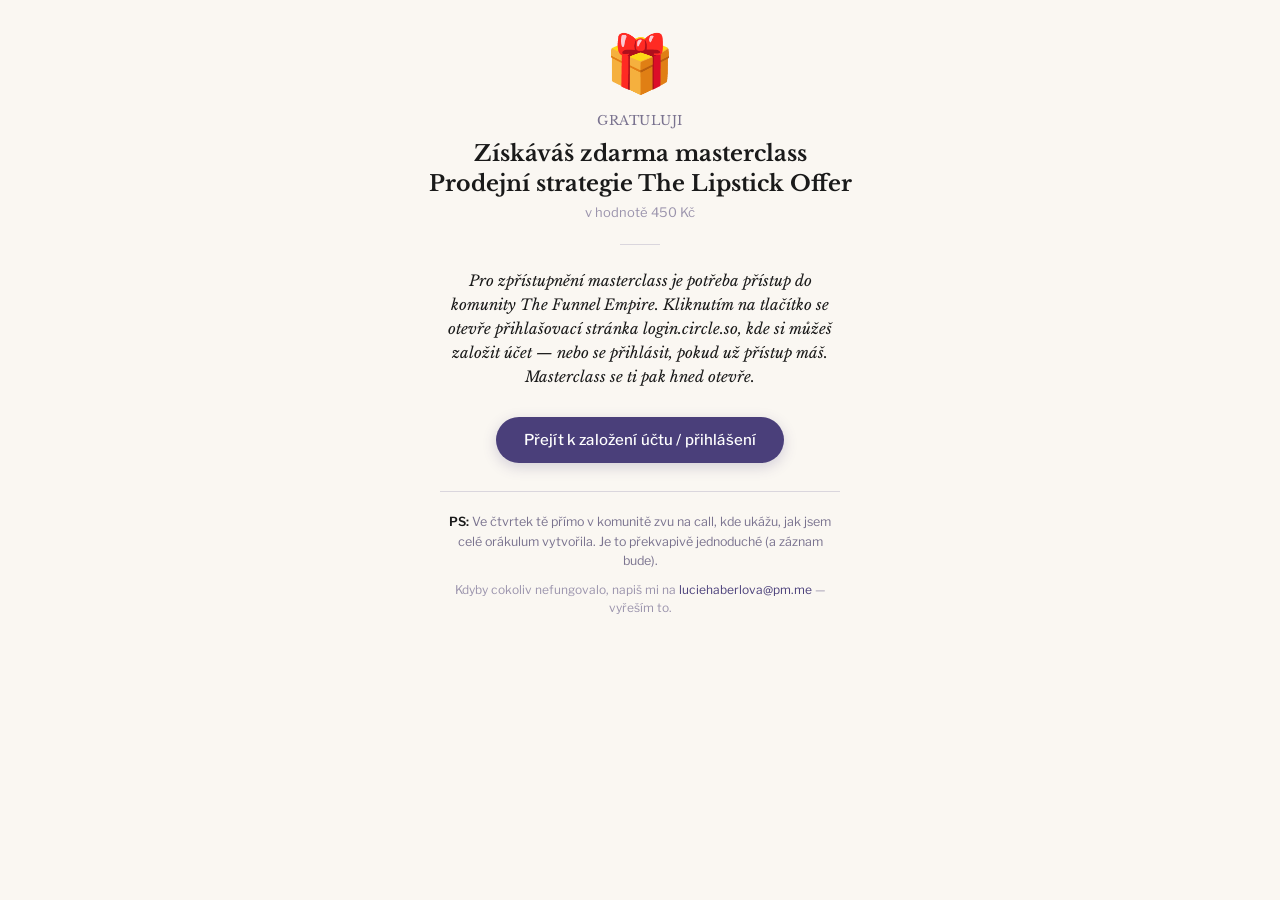
<file: mc-maly-produkt.html>
<!doctype html>
<html lang="cs">
  <head>
    <script src="https://cdn.counter.dev/script.js" data-id="b37c65e7-3ef5-42bd-87da-e4602d46854d" data-utcoffset="2"></script>
    <meta charset="utf-8" />
    <meta name="viewport" content="width=device-width, initial-scale=1, viewport-fit=cover" />
    <meta name="theme-color" content="#FAF7F2" />
    <title>Prodejní strategie The Lipstick Offer – zdarma</title>
    <link rel="preconnect" href="https://fonts.googleapis.com" />
    <link rel="preconnect" href="https://fonts.gstatic.com" crossorigin />
    <link
      href="https://fonts.googleapis.com/css2?family=Libre+Baskerville:ital,wght@0,400;0,700;1,400&family=Libre+Franklin:wght@400;500;600&display=swap"
      rel="stylesheet"
    />
    <style>
      :root {
        --bg: #faf7f2;
        --ink: #1a1a1a;
        --accent: #4a3f7a;
        --muted: #7a738f;
        --muted-soft: #9a93ac;
        --border: rgba(74, 63, 122, 0.18);
      }
      * { box-sizing: border-box; }
      html, body {
        margin: 0;
        padding: 0;
        background: var(--bg);
        color: var(--ink);
        min-height: 100vh;
        -webkit-font-smoothing: antialiased;
        font-family: "Libre Franklin", system-ui, sans-serif;
      }
      .page {
        min-height: 100vh;
        display: flex;
        align-items: flex-start;
        justify-content: center;
        padding: 36px 24px 40px;
      }
      .stage {
        width: 100%;
        max-width: 480px;
        display: flex;
        flex-direction: column;
        align-items: center;
        text-align: center;
        opacity: 0;
        transform: translateY(10px);
        animation: fadeUp 0.6s ease-out 0.1s forwards;
      }
      @keyframes fadeUp {
        to { opacity: 1; transform: translateY(0); }
      }
      .emoji-wrap {
        font-size: 56px;
        line-height: 1;
        margin-bottom: 20px;
        font-family: "Apple Color Emoji", "Segoe UI Emoji", "Noto Color Emoji", sans-serif;
      }
      .congrats {
        font-family: "Libre Baskerville", Georgia, serif;
        font-size: 13px;
        color: var(--muted);
        letter-spacing: 0.04em;
        text-transform: uppercase;
        margin: 0 0 10px;
      }
      .title {
        font-family: "Libre Baskerville", Georgia, serif;
        font-size: 22px;
        font-weight: 700;
        color: var(--ink);
        line-height: 1.35;
        margin: 0 0 6px;
      }
      .value {
        font-family: "Libre Franklin", sans-serif;
        font-size: 13px;
        color: var(--muted-soft);
        margin: 0 0 24px;
      }
      .divider {
        width: 40px;
        height: 1px;
        background: var(--border);
        margin: 0 auto 24px;
      }
      .info {
        font-family: "Libre Baskerville", Georgia, serif;
        font-size: 15px;
        font-style: italic;
        color: var(--ink);
        line-height: 1.6;
        margin: 0 0 28px;
        max-width: 400px;
      }
      .btn-primary {
        display: inline-block;
        background: var(--accent);
        color: #fff;
        text-decoration: none;
        font-family: "Libre Franklin", sans-serif;
        font-weight: 500;
        font-size: 15px;
        padding: 14px 28px;
        border-radius: 999px;
        border: none;
        letter-spacing: 0.01em;
        transition: transform .2s ease, background-color .2s ease, box-shadow .2s ease;
        box-shadow: 0 4px 14px rgba(74, 63, 122, 0.22);
        cursor: pointer;
        margin-bottom: 28px;
      }
      .btn-primary:hover {
        background: #3d3466;
        transform: translateY(-1px);
        box-shadow: 0 6px 18px rgba(74, 63, 122, 0.3);
      }
      .btn-primary:active { transform: translateY(0); }
      .ps-block {
        border-top: 1px solid var(--border);
        padding-top: 20px;
        width: 100%;
        max-width: 400px;
      }
      .ps {
        font-family: "Libre Franklin", sans-serif;
        font-size: 12.5px;
        color: var(--muted);
        line-height: 1.55;
        margin: 0 0 10px;
      }
      .ps strong {
        color: var(--ink);
        font-weight: 600;
      }
      .contact {
        font-family: "Libre Franklin", sans-serif;
        font-size: 12px;
        color: var(--muted-soft);
        line-height: 1.5;
        margin: 0;
      }
      .contact a {
        color: var(--accent);
        text-decoration: none;
      }
      .contact a:hover { text-decoration: underline; }
    </style>
  </head>
  <body>
    <main class="page">
      <div class="stage">
        <div class="emoji-wrap">🎁</div>
        <p class="congrats">Gratuluji</p>
        <h1 class="title">Získáváš zdarma masterclass<br>Prodejní strategie The Lipstick Offer</h1>
        <p class="value">v hodnotě 450 Kč</p>
        <div class="divider"></div>
        <p class="info">
          Pro zpřístupnění masterclass je potřeba přístup do komunity The Funnel Empire.
          Kliknutím na tlačítko se otevře přihlašovací stránka login.circle.so,
          kde si můžeš založit účet — nebo se přihlásit, pokud už přístup máš.
          Masterclass se ti pak hned otevře.
        </p>
        <a
          class="btn-primary"
          href="https://komunita.thefunnelempire.cz/join?invitation_token=c1d711d7a76a74fb9e77239d8bbae9f67cf6ae8c-ed5fa5bb-e563-4b5c-beb1-5b892b59e325"
          target="_blank"
          rel="noopener noreferrer"
        >Přejít k založení účtu / přihlášení</a>
        <div class="ps-block">
          <p class="ps">
            <strong>PS:</strong> Ve čtvrtek tě přímo v komunitě zvu na call,
            kde ukážu, jak jsem celé orákulum vytvořila.
            Je to překvapivě jednoduché (a záznam bude).
          </p>
          <p class="contact">
            Kdyby cokoliv nefungovalo, napiš mi na
            <a href="mailto:luciehaberlova@pm.me">luciehaberlova@pm.me</a> — vyřeším to.
          </p>
        </div>
      </div>
    </main>
  </body>
</html>
</file>
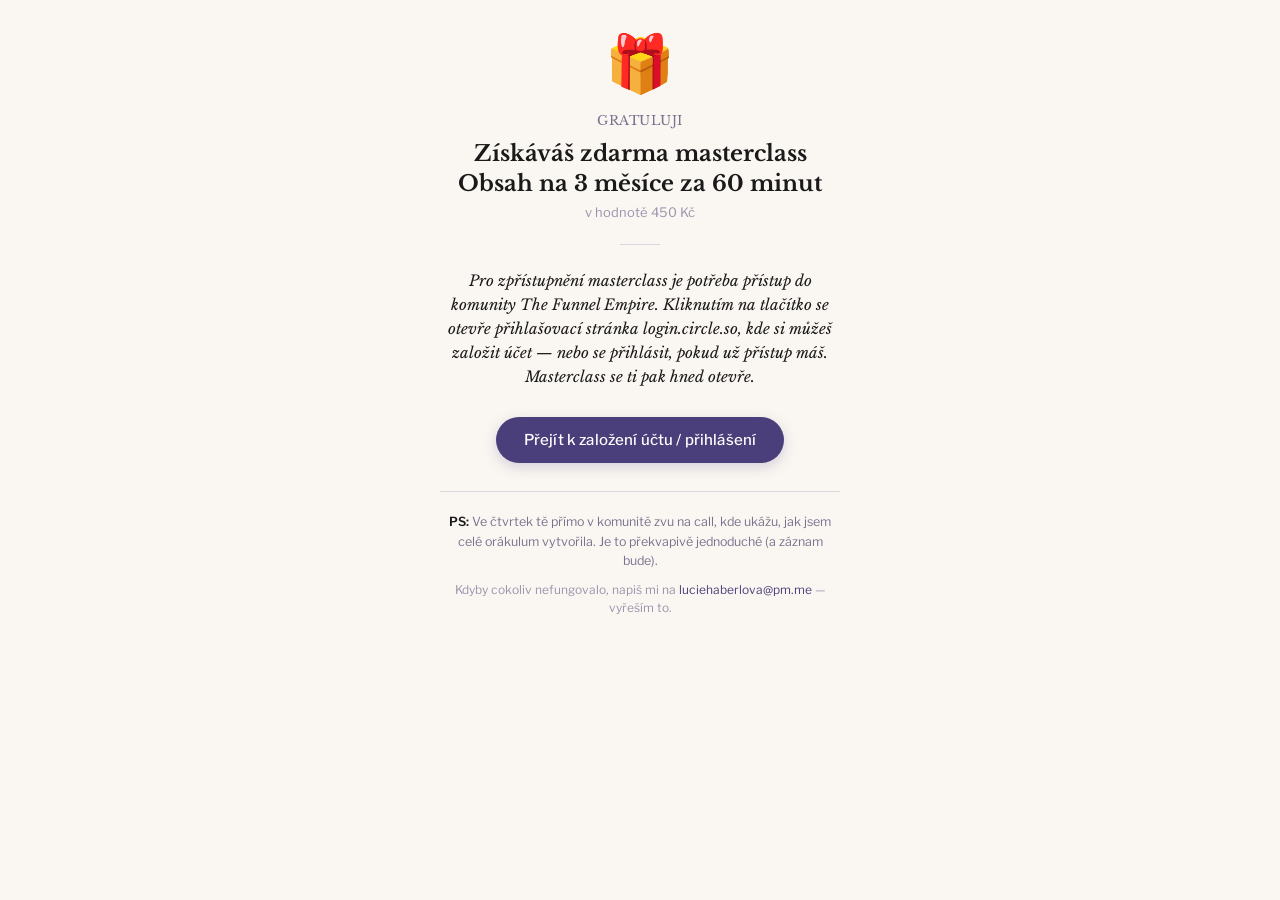
<file: mc-planovani-obsahu.html>
<!doctype html>
<html lang="cs">
  <head>
    <script src="https://cdn.counter.dev/script.js" data-id="b37c65e7-3ef5-42bd-87da-e4602d46854d" data-utcoffset="2"></script>
    <meta charset="utf-8" />
    <meta name="viewport" content="width=device-width, initial-scale=1, viewport-fit=cover" />
    <meta name="theme-color" content="#FAF7F2" />
    <title>Obsah na 3 měsíce za 60 minut – zdarma</title>
    <link rel="preconnect" href="https://fonts.googleapis.com" />
    <link rel="preconnect" href="https://fonts.gstatic.com" crossorigin />
    <link
      href="https://fonts.googleapis.com/css2?family=Libre+Baskerville:ital,wght@0,400;0,700;1,400&family=Libre+Franklin:wght@400;500;600&display=swap"
      rel="stylesheet"
    />
    <style>
      :root {
        --bg: #faf7f2;
        --ink: #1a1a1a;
        --accent: #4a3f7a;
        --muted: #7a738f;
        --muted-soft: #9a93ac;
        --border: rgba(74, 63, 122, 0.18);
      }
      * { box-sizing: border-box; }
      html, body {
        margin: 0;
        padding: 0;
        background: var(--bg);
        color: var(--ink);
        min-height: 100vh;
        -webkit-font-smoothing: antialiased;
        font-family: "Libre Franklin", system-ui, sans-serif;
      }
      .page {
        min-height: 100vh;
        display: flex;
        align-items: flex-start;
        justify-content: center;
        padding: 36px 24px 40px;
      }
      .stage {
        width: 100%;
        max-width: 480px;
        display: flex;
        flex-direction: column;
        align-items: center;
        text-align: center;
        opacity: 0;
        transform: translateY(10px);
        animation: fadeUp 0.6s ease-out 0.1s forwards;
      }
      @keyframes fadeUp {
        to { opacity: 1; transform: translateY(0); }
      }
      .emoji-wrap {
        font-size: 56px;
        line-height: 1;
        margin-bottom: 20px;
        font-family: "Apple Color Emoji", "Segoe UI Emoji", "Noto Color Emoji", sans-serif;
      }
      .congrats {
        font-family: "Libre Baskerville", Georgia, serif;
        font-size: 13px;
        color: var(--muted);
        letter-spacing: 0.04em;
        text-transform: uppercase;
        margin: 0 0 10px;
      }
      .title {
        font-family: "Libre Baskerville", Georgia, serif;
        font-size: 22px;
        font-weight: 700;
        color: var(--ink);
        line-height: 1.35;
        margin: 0 0 6px;
      }
      .value {
        font-family: "Libre Franklin", sans-serif;
        font-size: 13px;
        color: var(--muted-soft);
        margin: 0 0 24px;
      }
      .divider {
        width: 40px;
        height: 1px;
        background: var(--border);
        margin: 0 auto 24px;
      }
      .info {
        font-family: "Libre Baskerville", Georgia, serif;
        font-size: 15px;
        font-style: italic;
        color: var(--ink);
        line-height: 1.6;
        margin: 0 0 28px;
        max-width: 400px;
      }
      .btn-primary {
        display: inline-block;
        background: var(--accent);
        color: #fff;
        text-decoration: none;
        font-family: "Libre Franklin", sans-serif;
        font-weight: 500;
        font-size: 15px;
        padding: 14px 28px;
        border-radius: 999px;
        border: none;
        letter-spacing: 0.01em;
        transition: transform .2s ease, background-color .2s ease, box-shadow .2s ease;
        box-shadow: 0 4px 14px rgba(74, 63, 122, 0.22);
        cursor: pointer;
        margin-bottom: 28px;
      }
      .btn-primary:hover {
        background: #3d3466;
        transform: translateY(-1px);
        box-shadow: 0 6px 18px rgba(74, 63, 122, 0.3);
      }
      .btn-primary:active { transform: translateY(0); }
      .ps-block {
        border-top: 1px solid var(--border);
        padding-top: 20px;
        width: 100%;
        max-width: 400px;
      }
      .ps {
        font-family: "Libre Franklin", sans-serif;
        font-size: 12.5px;
        color: var(--muted);
        line-height: 1.55;
        margin: 0 0 10px;
      }
      .ps strong {
        color: var(--ink);
        font-weight: 600;
      }
      .contact {
        font-family: "Libre Franklin", sans-serif;
        font-size: 12px;
        color: var(--muted-soft);
        line-height: 1.5;
        margin: 0;
      }
      .contact a {
        color: var(--accent);
        text-decoration: none;
      }
      .contact a:hover { text-decoration: underline; }
    </style>
  </head>
  <body>
    <main class="page">
      <div class="stage">
        <div class="emoji-wrap">🎁</div>
        <p class="congrats">Gratuluji</p>
        <h1 class="title">Získáváš zdarma masterclass<br>Obsah na 3 měsíce za 60 minut</h1>
        <p class="value">v hodnotě 450 Kč</p>
        <div class="divider"></div>
        <p class="info">
          Pro zpřístupnění masterclass je potřeba přístup do komunity The Funnel Empire.
          Kliknutím na tlačítko se otevře přihlašovací stránka login.circle.so,
          kde si můžeš založit účet — nebo se přihlásit, pokud už přístup máš.
          Masterclass se ti pak hned otevře.
        </p>
        <a
          class="btn-primary"
          href="https://komunita.thefunnelempire.cz/join?invitation_token=0938b2a527e69d3e8eb9fe6cf3e0e05e67c5e236-6bb0d6ff-6d61-4b72-aec2-1c3d9d267b79"
          target="_blank"
          rel="noopener noreferrer"
        >Přejít k založení účtu / přihlášení</a>
        <div class="ps-block">
          <p class="ps">
            <strong>PS:</strong> Ve čtvrtek tě přímo v komunitě zvu na call,
            kde ukážu, jak jsem celé orákulum vytvořila.
            Je to překvapivě jednoduché (a záznam bude).
          </p>
          <p class="contact">
            Kdyby cokoliv nefungovalo, napiš mi na
            <a href="mailto:luciehaberlova@pm.me">luciehaberlova@pm.me</a> — vyřeším to.
          </p>
        </div>
      </div>
    </main>
  </body>
</html>
</file>
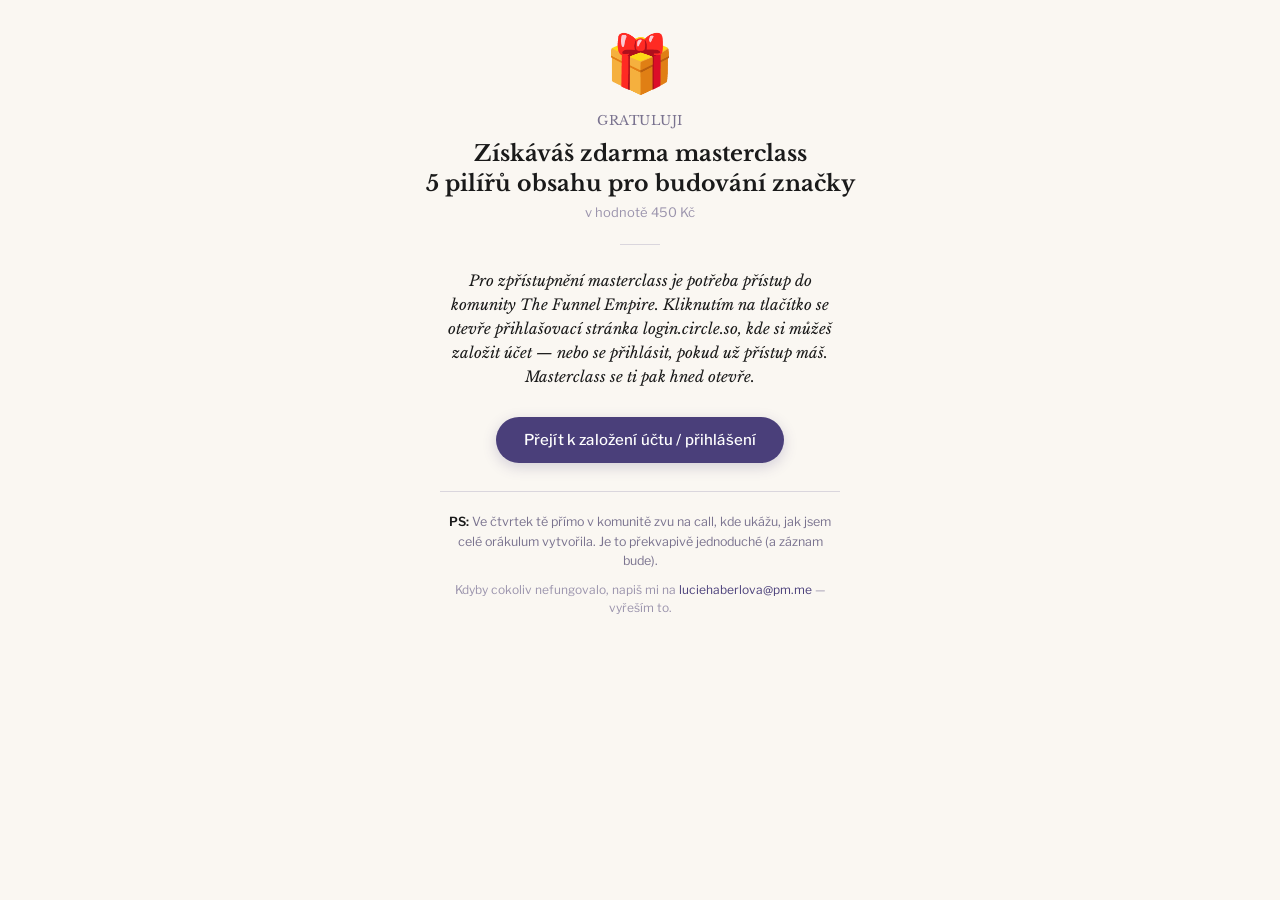
<file: mc-zaklady-obsahu.html>
<!doctype html>
<html lang="cs">
  <head>
    <script src="https://cdn.counter.dev/script.js" data-id="b37c65e7-3ef5-42bd-87da-e4602d46854d" data-utcoffset="2"></script>
    <meta charset="utf-8" />
    <meta name="viewport" content="width=device-width, initial-scale=1, viewport-fit=cover" />
    <meta name="theme-color" content="#FAF7F2" />
    <title>5 pilířů obsahu pro budování značky – zdarma</title>
    <link rel="preconnect" href="https://fonts.googleapis.com" />
    <link rel="preconnect" href="https://fonts.gstatic.com" crossorigin />
    <link
      href="https://fonts.googleapis.com/css2?family=Libre+Baskerville:ital,wght@0,400;0,700;1,400&family=Libre+Franklin:wght@400;500;600&display=swap"
      rel="stylesheet"
    />
    <style>
      :root {
        --bg: #faf7f2;
        --ink: #1a1a1a;
        --accent: #4a3f7a;
        --muted: #7a738f;
        --muted-soft: #9a93ac;
        --border: rgba(74, 63, 122, 0.18);
      }
      * { box-sizing: border-box; }
      html, body {
        margin: 0;
        padding: 0;
        background: var(--bg);
        color: var(--ink);
        min-height: 100vh;
        -webkit-font-smoothing: antialiased;
        font-family: "Libre Franklin", system-ui, sans-serif;
      }
      .page {
        min-height: 100vh;
        display: flex;
        align-items: flex-start;
        justify-content: center;
        padding: 36px 24px 40px;
      }
      .stage {
        width: 100%;
        max-width: 480px;
        display: flex;
        flex-direction: column;
        align-items: center;
        text-align: center;
        opacity: 0;
        transform: translateY(10px);
        animation: fadeUp 0.6s ease-out 0.1s forwards;
      }
      @keyframes fadeUp {
        to { opacity: 1; transform: translateY(0); }
      }
      .emoji-wrap {
        font-size: 56px;
        line-height: 1;
        margin-bottom: 20px;
        font-family: "Apple Color Emoji", "Segoe UI Emoji", "Noto Color Emoji", sans-serif;
      }
      .congrats {
        font-family: "Libre Baskerville", Georgia, serif;
        font-size: 13px;
        color: var(--muted);
        letter-spacing: 0.04em;
        text-transform: uppercase;
        margin: 0 0 10px;
      }
      .title {
        font-family: "Libre Baskerville", Georgia, serif;
        font-size: 22px;
        font-weight: 700;
        color: var(--ink);
        line-height: 1.35;
        margin: 0 0 6px;
      }
      .value {
        font-family: "Libre Franklin", sans-serif;
        font-size: 13px;
        color: var(--muted-soft);
        margin: 0 0 24px;
      }
      .divider {
        width: 40px;
        height: 1px;
        background: var(--border);
        margin: 0 auto 24px;
      }
      .info {
        font-family: "Libre Baskerville", Georgia, serif;
        font-size: 15px;
        font-style: italic;
        color: var(--ink);
        line-height: 1.6;
        margin: 0 0 28px;
        max-width: 400px;
      }
      .btn-primary {
        display: inline-block;
        background: var(--accent);
        color: #fff;
        text-decoration: none;
        font-family: "Libre Franklin", sans-serif;
        font-weight: 500;
        font-size: 15px;
        padding: 14px 28px;
        border-radius: 999px;
        border: none;
        letter-spacing: 0.01em;
        transition: transform .2s ease, background-color .2s ease, box-shadow .2s ease;
        box-shadow: 0 4px 14px rgba(74, 63, 122, 0.22);
        cursor: pointer;
        margin-bottom: 28px;
      }
      .btn-primary:hover {
        background: #3d3466;
        transform: translateY(-1px);
        box-shadow: 0 6px 18px rgba(74, 63, 122, 0.3);
      }
      .btn-primary:active { transform: translateY(0); }
      .ps-block {
        border-top: 1px solid var(--border);
        padding-top: 20px;
        width: 100%;
        max-width: 400px;
      }
      .ps {
        font-family: "Libre Franklin", sans-serif;
        font-size: 12.5px;
        color: var(--muted);
        line-height: 1.55;
        margin: 0 0 10px;
      }
      .ps strong {
        color: var(--ink);
        font-weight: 600;
      }
      .contact {
        font-family: "Libre Franklin", sans-serif;
        font-size: 12px;
        color: var(--muted-soft);
        line-height: 1.5;
        margin: 0;
      }
      .contact a {
        color: var(--accent);
        text-decoration: none;
      }
      .contact a:hover { text-decoration: underline; }
    </style>
  </head>
  <body>
    <main class="page">
      <div class="stage">
        <div class="emoji-wrap">🎁</div>
        <p class="congrats">Gratuluji</p>
        <h1 class="title">Získáváš zdarma masterclass<br>5 pilířů obsahu pro budování značky</h1>
        <p class="value">v hodnotě 450 Kč</p>
        <div class="divider"></div>
        <p class="info">
          Pro zpřístupnění masterclass je potřeba přístup do komunity The Funnel Empire.
          Kliknutím na tlačítko se otevře přihlašovací stránka login.circle.so,
          kde si můžeš založit účet — nebo se přihlásit, pokud už přístup máš.
          Masterclass se ti pak hned otevře.
        </p>
        <a
          class="btn-primary"
          href="https://komunita.thefunnelempire.cz/join?invitation_token=069ac0a1f17f136738cf102c0710d1bd9a71541d-bbf82cd6-587c-4b8e-b3d5-d2aee14dd1d9"
          target="_blank"
          rel="noopener noreferrer"
        >Přejít k založení účtu / přihlášení</a>
        <div class="ps-block">
          <p class="ps">
            <strong>PS:</strong> Ve čtvrtek tě přímo v komunitě zvu na call,
            kde ukážu, jak jsem celé orákulum vytvořila.
            Je to překvapivě jednoduché (a záznam bude).
          </p>
          <p class="contact">
            Kdyby cokoliv nefungovalo, napiš mi na
            <a href="mailto:luciehaberlova@pm.me">luciehaberlova@pm.me</a> — vyřeším to.
          </p>
        </div>
      </div>
    </main>
  </body>
</html>
</file>
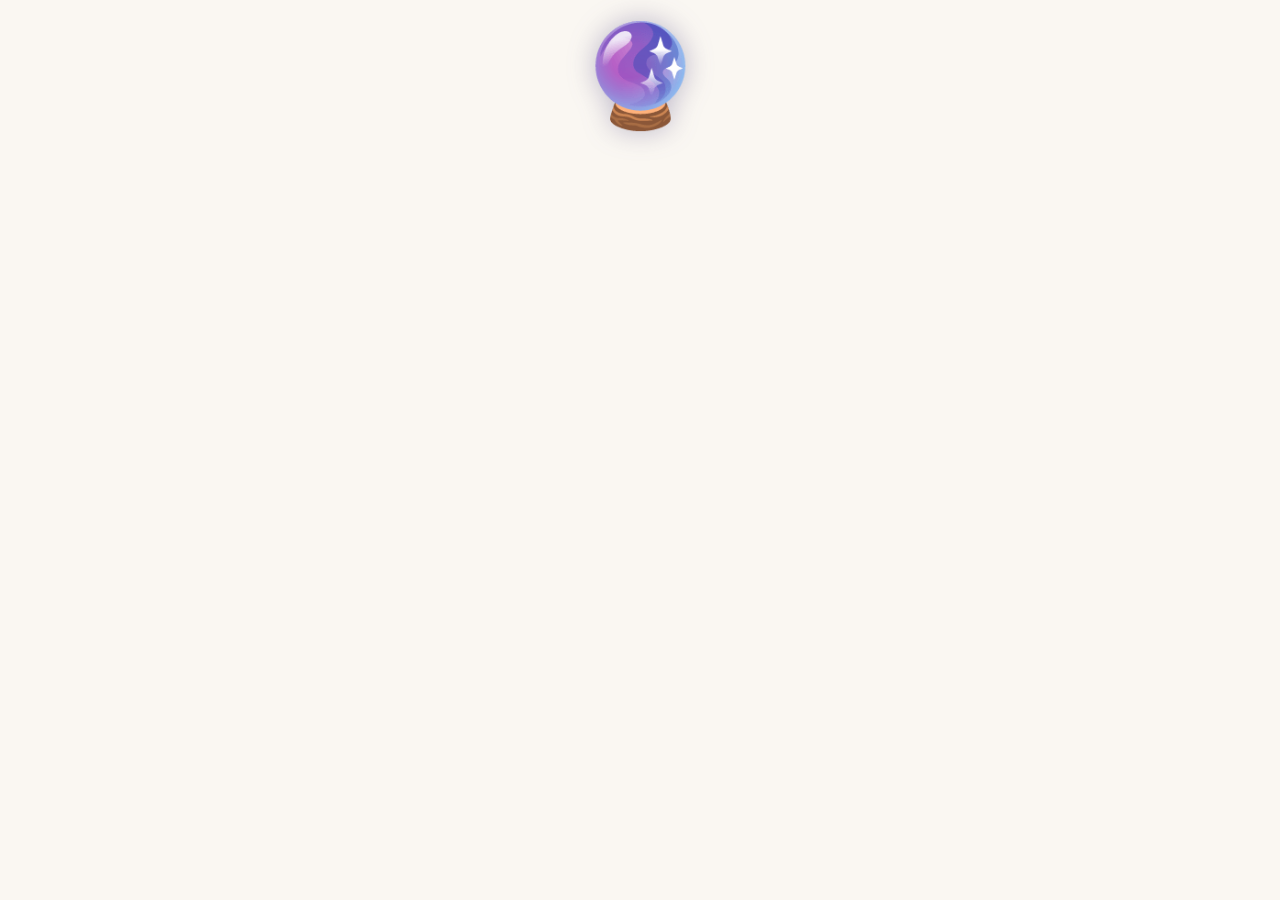
<file: oracle.html>
<!doctype html>
<html lang="cs">
  <head>
    <meta charset="utf-8" />
    <meta name="viewport" content="width=device-width, initial-scale=1, viewport-fit=cover" />
    <meta name="theme-color" content="#FAF7F2" />
    <title>Magické orákulum</title>
    <link rel="preconnect" href="https://fonts.googleapis.com" />
    <link rel="preconnect" href="https://fonts.gstatic.com" crossorigin />
    <link
      href="https://fonts.googleapis.com/css2?family=Libre+Baskerville:ital,wght@0,400;0,700;1,400&family=Libre+Franklin:wght@400;500;600&display=swap"
      rel="stylesheet"
    />
    <style>
      :root {
        --bg: #faf7f2;
        --ink: #1a1a1a;
        --accent: #4a3f7a;
        --muted: #7a738f;
        --muted-soft: #9a93ac;
        --border: rgba(74, 63, 122, 0.18);
      }
      * { box-sizing: border-box; }
      html, body {
        margin: 0;
        padding: 0;
        background: var(--bg);
        color: var(--ink);
        min-height: 100vh;
        -webkit-font-smoothing: antialiased;
        -moz-osx-font-smoothing: grayscale;
        font-family: "Libre Franklin", system-ui, sans-serif;
      }
      .page {
        min-height: 100vh;
        display: flex;
        align-items: flex-start;
        justify-content: center;
        padding: 20px 20px 24px;
      }
      .stage {
        width: 100%;
        max-width: 480px;
        display: flex;
        flex-direction: column;
        align-items: center;
        text-align: center;
      }
      .ball-wrap {
        opacity: 0;
        transform: translateY(4px);
        transition: opacity 0.5s ease-out, transform 0.5s ease-out;
        margin-top: 6px;
        margin-bottom: 14px;
      }
      .ball-wrap.is-visible { opacity: 1; transform: translateY(0); }
      .crystal-ball {
        display: inline-block;
        font-size: 100px;
        line-height: 1;
        filter: drop-shadow(0 0 14px rgba(74, 63, 122, 0.35));
        animation: ballPulse 4s ease-in-out infinite;
        font-family: "Apple Color Emoji", "Segoe UI Emoji", "Noto Color Emoji", sans-serif;
      }
      @keyframes ballPulse {
        0%, 100% {
          filter: drop-shadow(0 0 12px rgba(74, 63, 122, 0.3)) brightness(1);
          transform: scale(1);
        }
        50% {
          filter: drop-shadow(0 0 22px rgba(74, 63, 122, 0.55)) brightness(1.08);
          transform: scale(1.03);
        }
      }
      .line {
        font-family: "Libre Baskerville", Georgia, serif;
        margin: 0;
        line-height: 1.45;
        white-space: pre-wrap;
      }
      .line-1 {
        font-size: 13px;
        color: var(--muted);
        letter-spacing: 0.01em;
        margin-bottom: 14px;
        min-height: 1.45em;
      }
      .line-2 {
        font-style: italic;
        font-size: 17px;
        color: var(--ink);
        max-width: 420px;
        margin: 0 auto 18px;
        min-height: 1.45em;
      }
      .caret {
        display: inline-block;
        width: 1px;
        height: 1em;
        background: currentColor;
        margin-left: 2px;
        vertical-align: -2px;
        animation: caret 0.9s steps(1) infinite;
      }
      @keyframes caret { 50% { opacity: 0; } }
      .cta {
        width: 100%;
        opacity: 0;
        transform: translateY(6px);
        transition: opacity .55s ease-out, transform .55s ease-out;
        pointer-events: none;
        margin-top: 4px;
      }
      .cta.is-visible { opacity: 1; transform: translateY(0); pointer-events: auto; }
      .cta-lead {
        font-family: "Libre Baskerville", Georgia, serif;
        font-size: 15px;
        color: var(--ink);
        margin: 0 0 14px;
        line-height: 1.4;
      }
      .btn-primary {
        display: inline-block;
        background: var(--accent);
        color: #fff;
        text-decoration: none;
        font-family: "Libre Franklin", sans-serif;
        font-weight: 500;
        font-size: 15px;
        padding: 13px 22px;
        border-radius: 999px;
        border: none;
        letter-spacing: 0.01em;
        transition: transform .2s ease, background-color .2s ease, box-shadow .2s ease;
        box-shadow: 0 4px 14px rgba(74, 63, 122, 0.22);
        cursor: pointer;
      }
      .btn-primary:hover {
        background: #3d3466;
        transform: translateY(-1px);
        box-shadow: 0 6px 18px rgba(74, 63, 122, 0.3);
      }
      .btn-primary:active { transform: translateY(0); }
      .cta-note {
        font-family: "Libre Franklin", sans-serif;
        font-size: 11.5px;
        color: var(--muted-soft);
        line-height: 1.45;
        max-width: 360px;
        margin: 12px auto 0;
      }
      .ig-section {
        margin-top: 22px;
        padding-top: 16px;
        border-top: 1px solid var(--border);
      }
      .ig-lead {
        font-family: "Libre Franklin", sans-serif;
        font-size: 12px;
        color: var(--muted);
        margin: 0 0 10px;
        line-height: 1.4;
      }
      .btn-ig {
        background: transparent;
        border: 1px solid var(--border);
        color: var(--accent);
        font-family: "Libre Franklin", sans-serif;
        font-size: 12.5px;
        font-weight: 500;
        padding: 8px 16px;
        border-radius: 999px;
        cursor: pointer;
        transition: background-color .2s ease, border-color .2s ease, color .2s ease;
      }
      .btn-ig:hover { background: rgba(74,63,122,.08); border-color: rgba(74,63,122,.35); }
      .btn-ig:active { background: rgba(74,63,122,.14); }
      .ig-confirm {
        font-family: "Libre Franklin", sans-serif;
        font-size: 11.5px;
        color: var(--muted);
        margin: 10px auto 0;
        max-width: 320px;
        line-height: 1.45;
        opacity: 0;
        transition: opacity .45s ease;
        min-height: 1.45em;
      }
      .ig-confirm.is-visible { opacity: 1; }
      @media (max-height: 720px) {
        .page { padding-top: 14px; }
        .ball-wrap { margin-bottom: 10px; }
        .line-1 { margin-bottom: 10px; }
        .line-2 { font-size: 16px; margin-bottom: 14px; }
        .cta-lead { font-size: 14px; margin-bottom: 10px; }
        .btn-primary { padding: 11px 20px; font-size: 14px; }
        .cta-note { font-size: 11px; margin-top: 10px; }
        .ig-section { margin-top: 16px; padding-top: 12px; }
      }
      @media (max-height: 640px) {
        .crystal-ball { width: 100px; height: 100px; }
      }
    </style>
  </head>
  <body>
    <main class="page">
      <div class="stage">
        <div class="ball-wrap" id="ballWrap">
          <span class="crystal-ball" role="img" aria-label="crystal ball">🔮</span>
        </div>

        <p class="line line-1" id="line1" aria-live="polite"></p>
        <p class="line line-2" id="line2" aria-live="polite"></p>

        <div class="cta" id="cta">
          <p class="cta-lead">Klikni na tlačítko a odemkni zdarma masterclass</p>
          <a
            id="ctaBtn"
            class="btn-primary"
            href="#"
            target="_blank"
            rel="noopener noreferrer"
          ></a>
          <p class="cta-note">
            Proklik tě provede založením uživatelského účtu v komunitě The Funnel Empire
            na Circle, kde se tvá masterclass následně otevře.
          </p>

          <div class="ig-section">
            <p class="ig-lead">
              Bavilo tě to? Než zmizíš, udělej screenshot obrazovky a sdílej
              svou věštbu do stories. Text se ti zkopíruje do schránky
              kliknutím na tlačítko, stačí ho vložit.
            </p>
            <button type="button" class="btn-ig" id="igBtn">
              Sdílet věštbu na Instagram Stories
            </button>
            <p class="ig-confirm" id="igConfirm" aria-live="polite">
              Text zkopírován! Otevři Instagram, přidej novou Story a vlož text
              ze schránky. ✨
            </p>
          </div>
        </div>
      </div>
    </main>

    <script>
      (function () {
        var MASTERCLASSES = [
          {
            oracle:
              "…tvůj byznys právě teď volá po větším publiku na sociálních sítích. Cesta k přílivu nových sledujících se právě otevírá…",
            name: "Jak zajistit růst publika na Instagramu",
            link: "LINK_1"
          },
          {
            oracle:
              "…tvůj byznys právě teď potřebuje Instagram, který pracuje za tebe — i když na něj třeba týdny nesáhneš. Portál jednoduchých řešení se otevírá…",
            name: "Minimalistický Instagram",
            link: "LINK_2"
          },
          {
            oracle:
              "…tvůj byznys právě teď touží po efektivitě a struktuře v plánování sociálních sítí. Hvězdy uzavírají éru přemýšlení o tom, co dnes postovat, časová smyčka konzistence se otevírá…",
            name: "Obsah na 3 měsíce za 60 minut",
            link: "LINK_3"
          },
          {
            oracle:
              "…tvůj byznys právě teď potřebuje jasné základy toho, o čem mluvíš. Plamen jasné komunikace se rozsvěcí, každé rozhodnutí o obsahu je snadnější…",
            name: "5 pilířů obsahu pro budování značky",
            link: "LINK_4"
          },
          {
            oracle:
              "…tvůj byznys právě teď potřebuje tajuplnou formuli 6S. Kola obsahu, který přitahuje tvé ideální publikum, se právě roztáčejí…",
            name: "6S – 6 typů příspěvků pro váš obsah",
            link: "LINK_5"
          },
          {
            oracle:
              "…tvůj byznys právě teď volá po produktu, který otevírá dveře k důvěře. Brána snadných prodejů se doširoka otevírá…",
            name: "Prodejní strategie The Lipstick Offer",
            link: "LINK_6"
          }
        ];

        var STORAGE_KEY = "oracle_result";
        var TYPE_SPEED = 40;
        var FIRST_LINE = "Magické orákulum říká…";

        function pickIndex() {
          var idx;
          try {
            var stored = localStorage.getItem(STORAGE_KEY);
            if (stored !== null) {
              var n = parseInt(stored, 10);
              if (!isNaN(n) && n >= 0 && n < MASTERCLASSES.length) idx = n;
            }
          } catch (e) {}
          if (idx === undefined) {
            idx = Math.floor(Math.random() * MASTERCLASSES.length);
            try {
              localStorage.setItem(STORAGE_KEY, String(idx));
            } catch (e) {}
          }
          return idx;
        }

        function typeWriter(el, text, speed, done) {
          var i = 0;
          el.textContent = "";
          var caret = document.createElement("span");
          caret.className = "caret";
          el.appendChild(caret);
          var id = setInterval(function () {
            i += 1;
            el.textContent = text.slice(0, i);
            if (i < text.length) {
              var c = document.createElement("span");
              c.className = "caret";
              el.appendChild(c);
            }
            if (i >= text.length) {
              clearInterval(id);
              if (done) done();
            }
          }, speed);
        }

        function copyText(text) {
          if (navigator.clipboard && navigator.clipboard.writeText) {
            return navigator.clipboard.writeText(text).catch(function () {
              fallbackCopy(text);
            });
          }
          fallbackCopy(text);
          return Promise.resolve();
        }

        function fallbackCopy(text) {
          var ta = document.createElement("textarea");
          ta.value = text;
          ta.style.position = "fixed";
          ta.style.opacity = "0";
          document.body.appendChild(ta);
          ta.select();
          try {
            document.execCommand("copy");
          } catch (e) {}
          document.body.removeChild(ta);
        }

        document.addEventListener("DOMContentLoaded", function () {
          var idx = pickIndex();
          var mc = MASTERCLASSES[idx];

          var ballWrap = document.getElementById("ballWrap");
          var line1 = document.getElementById("line1");
          var line2 = document.getElementById("line2");
          var cta = document.getElementById("cta");
          var ctaBtn = document.getElementById("ctaBtn");
          var igBtn = document.getElementById("igBtn");
          var igConfirm = document.getElementById("igConfirm");

          ctaBtn.textContent = mc.name;
          ctaBtn.href = mc.link;

          setTimeout(function () {
            ballWrap.classList.add("is-visible");
          }, 50);

          setTimeout(function () {
            typeWriter(line1, FIRST_LINE, TYPE_SPEED, function () {
              setTimeout(function () {
                typeWriter(line2, mc.oracle, TYPE_SPEED, function () {
                  setTimeout(function () {
                    cta.classList.add("is-visible");
                  }, 600);
                });
              }, 400);
            });
          }, 50 + 500 + 800);

          igBtn.addEventListener("click", function () {
            var text =
              "Magické orákulum od @luciehaberlova.cz #zahradnislavnost";
            copyText(text).finally(function () {
              igConfirm.classList.add("is-visible");
              setTimeout(function () {
                igConfirm.classList.remove("is-visible");
              }, 4000);
            });
          });
        });
      })();
    </script>
  </body>
</html>
</file>
